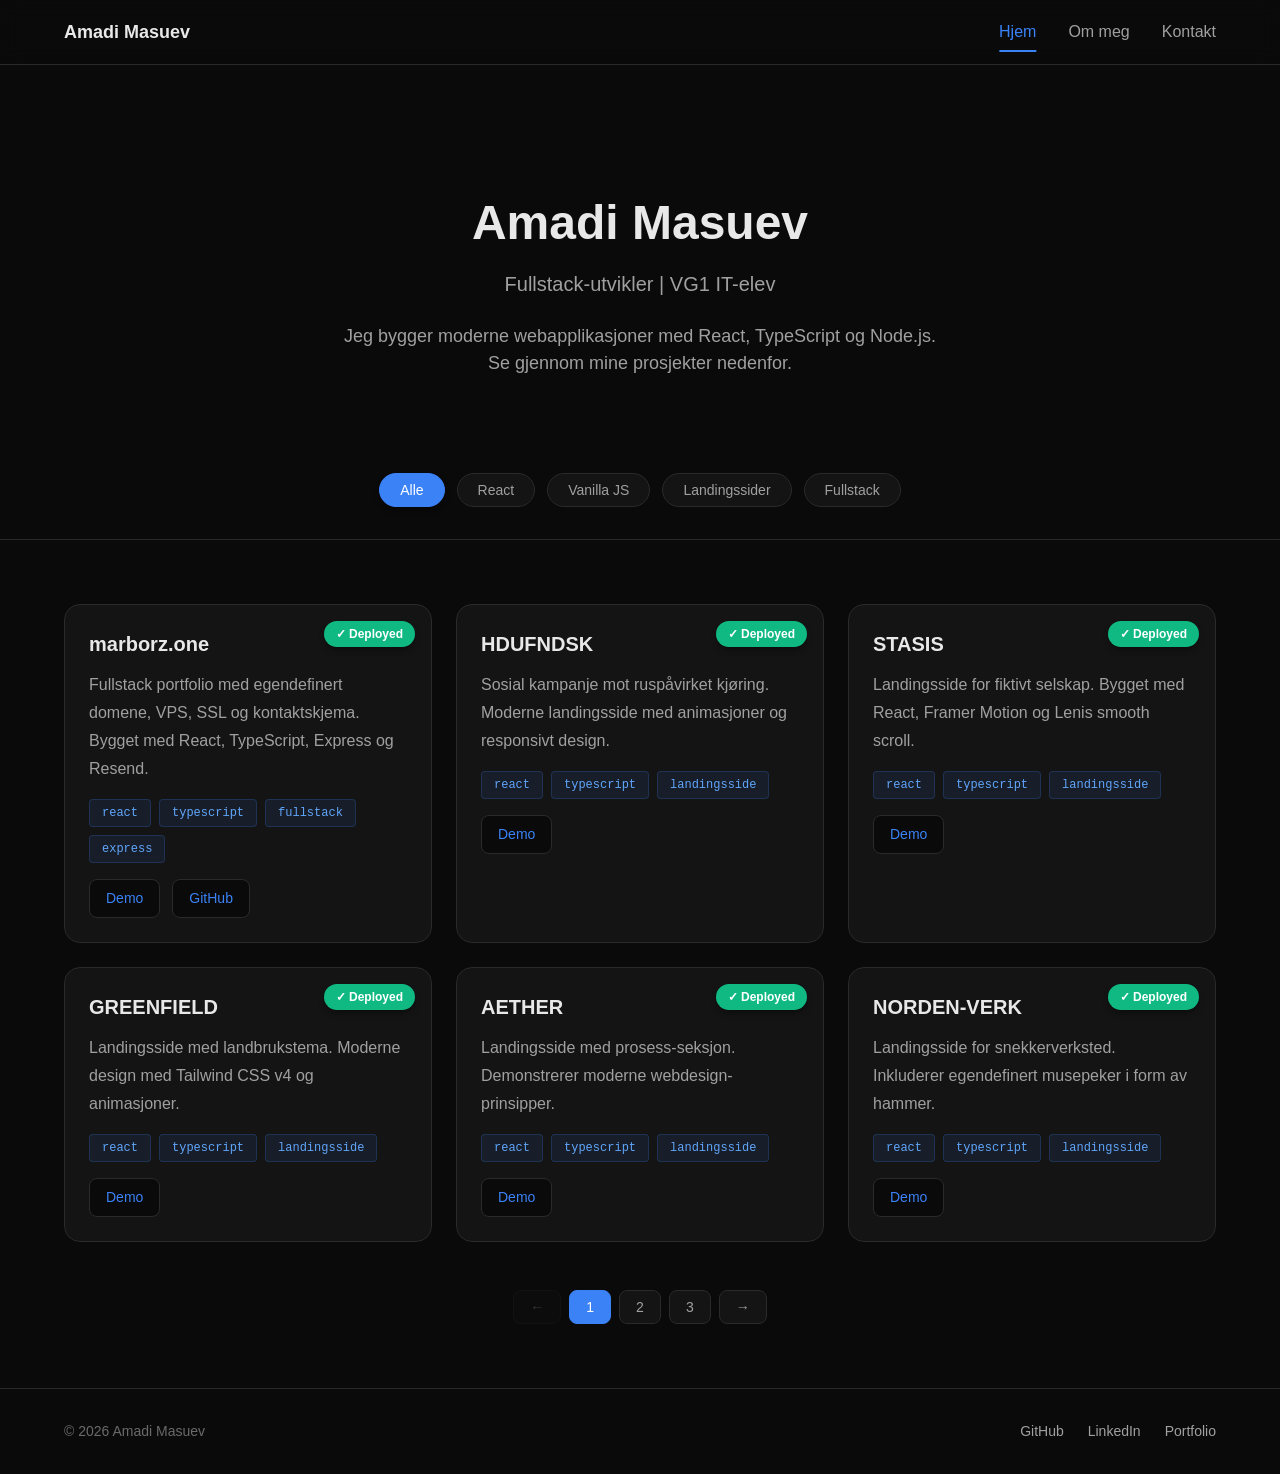
<file: index.html>
<!doctype html>
<html lang="no">
<head>
    <meta charset="UTF-8" />
    <meta name="viewport" content="width=device-width, initial-scale=1.0" />
    <meta name="description" content="Amadi Masuev - Fullstack-utvikler og VG1 IT-elev. Se mine prosjekter innen React, TypeScript, Vanilla JS og mer." />
    <title>Amadi Masuev - Fullstack-utvikler</title>
    <link rel="stylesheet" href="styles/index.css">
</head>
<body>
    <header>
        <div class="container">
            <div class="header-content">
                <a href="index.html" class="logo">Amadi Masuev</a>
                <button class="burger-btn" aria-label="Toggle menu">
                    <span></span>
                    <span></span>
                    <span></span>
                </button>
                <nav class="nav-menu">
                    <a href="index.html" class="nav-link active">Hjem</a>
                    <a href="about.html" class="nav-link">Om meg</a>
                    <a href="contact.html" class="nav-link">Kontakt</a>
                </nav>
            </div>
        </div>
    </header>

    <main>
        <section class="hero">
            <div class="container">
                <h1>Amadi Masuev</h1>
                <p class="hero-subtitle">Fullstack-utvikler | VG1 IT-elev</p>
                <p class="hero-description">
                    Jeg bygger moderne webapplikasjoner med React, TypeScript og Node.js.
                    Se gjennom mine prosjekter nedenfor.
                </p>
            </div>
        </section>

        <section class="filters-section">
            <div class="container">
                <div class="filters">
                    <button class="filter-btn active" data-filter="alle">Alle</button>
                    <button class="filter-btn" data-filter="react">React</button>
                    <button class="filter-btn" data-filter="vanilla">Vanilla JS</button>
                    <button class="filter-btn" data-filter="landingsside">Landingssider</button>
                    <button class="filter-btn" data-filter="fullstack">Fullstack</button>
                </div>
            </div>
        </section>

        <section class="projects-section">
            <div class="container">
                <div class="projects-grid">
                    <!-- Prosjekter genereres via JavaScript -->
                </div>
                <div class="pagination">
                    <!-- Paginering genereres via JavaScript -->
                </div>
            </div>
        </section>
    </main>

    <footer>
        <div class="container">
            <div class="footer-content">
                <p>&copy; 2026 Amadi Masuev</p>
                <div class="footer-links">
                    <a href="https://github.com/MARBORZ" target="_blank" rel="noopener noreferrer">GitHub</a>
                    <a href="https://www.linkedin.com/in/amadi-masuev-b8516b363/" target="_blank" rel="noopener noreferrer">LinkedIn</a>
                    <a href="https://marborz.one" target="_blank" rel="noopener noreferrer">Portfolio</a>
                </div>
            </div>
        </div>
    </footer>

    <script src="js/index.js" type="module"></script>
</body>
</html>
</file>
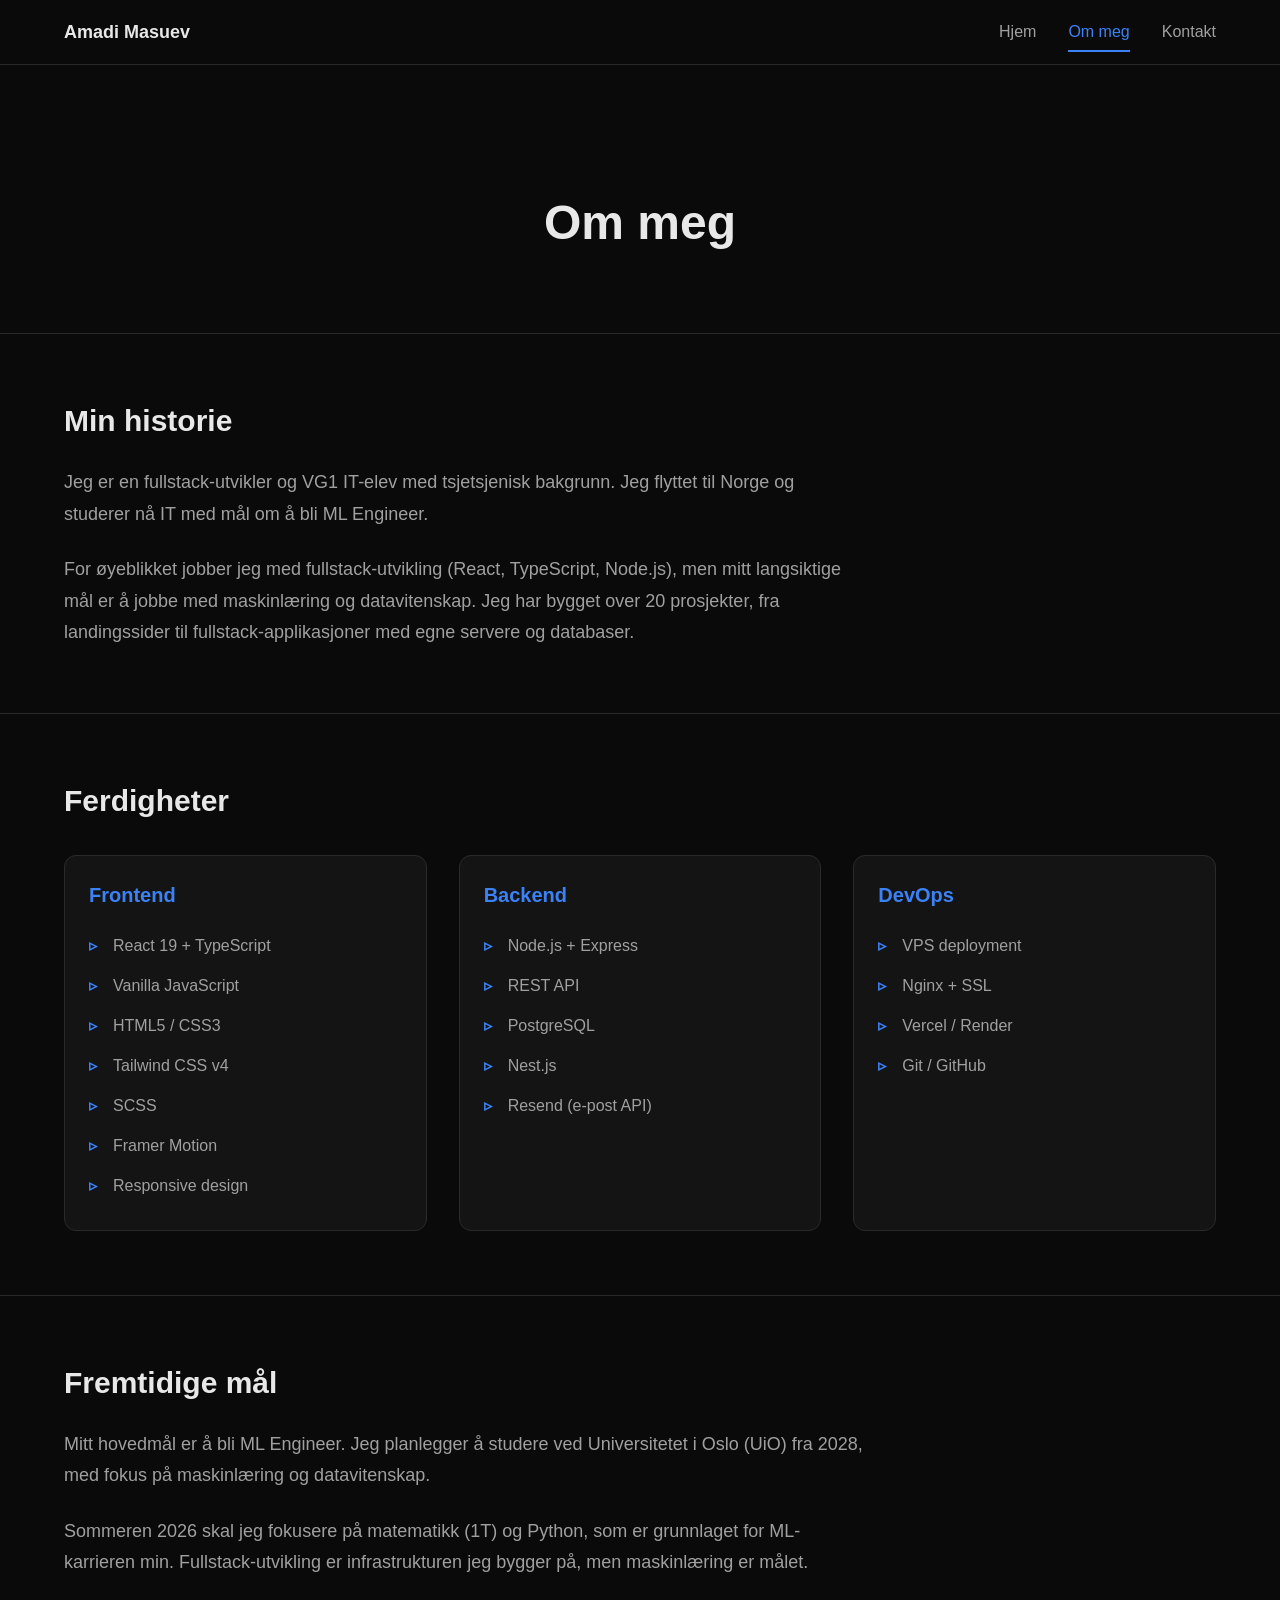
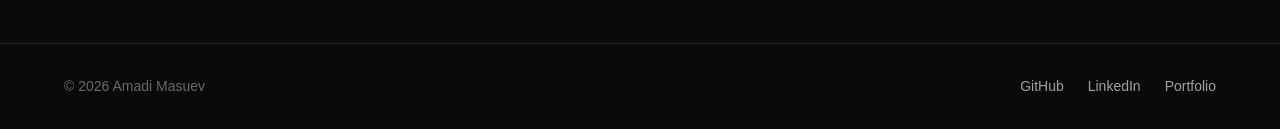
<file: about.html>
<!DOCTYPE html>
<html lang="no">
<head>
    <meta charset="UTF-8">
    <meta name="viewport" content="width=device-width, initial-scale=1.0">
    <meta name="description" content="Om Amadi Masuev - fullstack-utvikler med mål om å bli ML Engineer. Les om min bakgrunn, ferdigheter og fremtidige planer.">
    <title>Om meg - Amadi Masuev</title>
    <link rel="stylesheet" href="styles/about.css">
</head>
<body>
    <header>
        <div class="container">
            <div class="header-content">
                <a href="index.html" class="logo">Amadi Masuev</a>
                <button class="burger-btn" aria-label="Toggle menu">
                    <span></span>
                    <span></span>
                    <span></span>
                </button>
                <nav class="nav-menu">
                    <a href="index.html" class="nav-link">Hjem</a>
                    <a href="about.html" class="nav-link active">Om meg</a>
                    <a href="contact.html" class="nav-link">Kontakt</a>
                </nav>
            </div>
        </div>
    </header>

    <main>
        <section class="about-hero">
            <div class="container">
                <h1>Om meg</h1>
            </div>
        </section>

        <section class="about-story">
            <div class="container">
                <h2>Min historie</h2>
                <p>
                    Jeg er en fullstack-utvikler og VG1 IT-elev med tsjetsjenisk bakgrunn.
                    Jeg flyttet til Norge og studerer nå IT med mål om å bli ML Engineer.
                </p>
                <p>
                    For øyeblikket jobber jeg med fullstack-utvikling (React, TypeScript, Node.js),
                    men mitt langsiktige mål er å jobbe med maskinlæring og datavitenskap.
                    Jeg har bygget over 20 prosjekter, fra landingssider til fullstack-applikasjoner
                    med egne servere og databaser.
                </p>
            </div>
        </section>

        <section class="about-skills">
            <div class="container">
                <h2>Ferdigheter</h2>
                <div class="skills-grid">
                    <div class="skill-category">
                        <h3>Frontend</h3>
                        <ul>
                            <li>React 19 + TypeScript</li>
                            <li>Vanilla JavaScript</li>
                            <li>HTML5 / CSS3</li>
                            <li>Tailwind CSS v4</li>
                            <li>SCSS</li>
                            <li>Framer Motion</li>
                            <li>Responsive design</li>
                        </ul>
                    </div>
                    <div class="skill-category">
                        <h3>Backend</h3>
                        <ul>
                            <li>Node.js + Express</li>
                            <li>REST API</li>
                            <li>PostgreSQL</li>
                            <li>Nest.js</li>
                            <li>Resend (e-post API)</li>
                        </ul>
                    </div>
                    <div class="skill-category">
                        <h3>DevOps</h3>
                        <ul>
                            <li>VPS deployment</li>
                            <li>Nginx + SSL</li>
                            <li>Vercel / Render</li>
                            <li>Git / GitHub</li>
                        </ul>
                    </div>
                </div>
            </div>
        </section>

        <section class="about-goals">
            <div class="container">
                <h2>Fremtidige mål</h2>
                <p>
                    Mitt hovedmål er å bli ML Engineer. Jeg planlegger å studere ved
                    Universitetet i Oslo (UiO) fra 2028, med fokus på maskinlæring
                    og datavitenskap.
                </p>
                <p>
                    Sommeren 2026 skal jeg fokusere på matematikk (1T) og Python,
                    som er grunnlaget for ML-karrieren min. Fullstack-utvikling er
                    infrastrukturen jeg bygger på, men maskinlæring er målet.
                </p>
            </div>
        </section>
    </main>

    <footer>
        <div class="container">
            <div class="footer-content">
                <p>&copy; 2026 Amadi Masuev</p>
                <div class="footer-links">
                    <a href="https://github.com/MARBORZ" target="_blank" rel="noopener noreferrer">GitHub</a>
                    <a href="https://www.linkedin.com/in/amadi-masuev-b8516b363/" target="_blank" rel="noopener noreferrer">LinkedIn</a>
                    <a href="https://marborz.one" target="_blank" rel="noopener noreferrer">Portfolio</a>
                </div>
            </div>
        </div>
    </footer>

    <script src="js/index.js" type="module"></script>
</body>
</html>
</file>
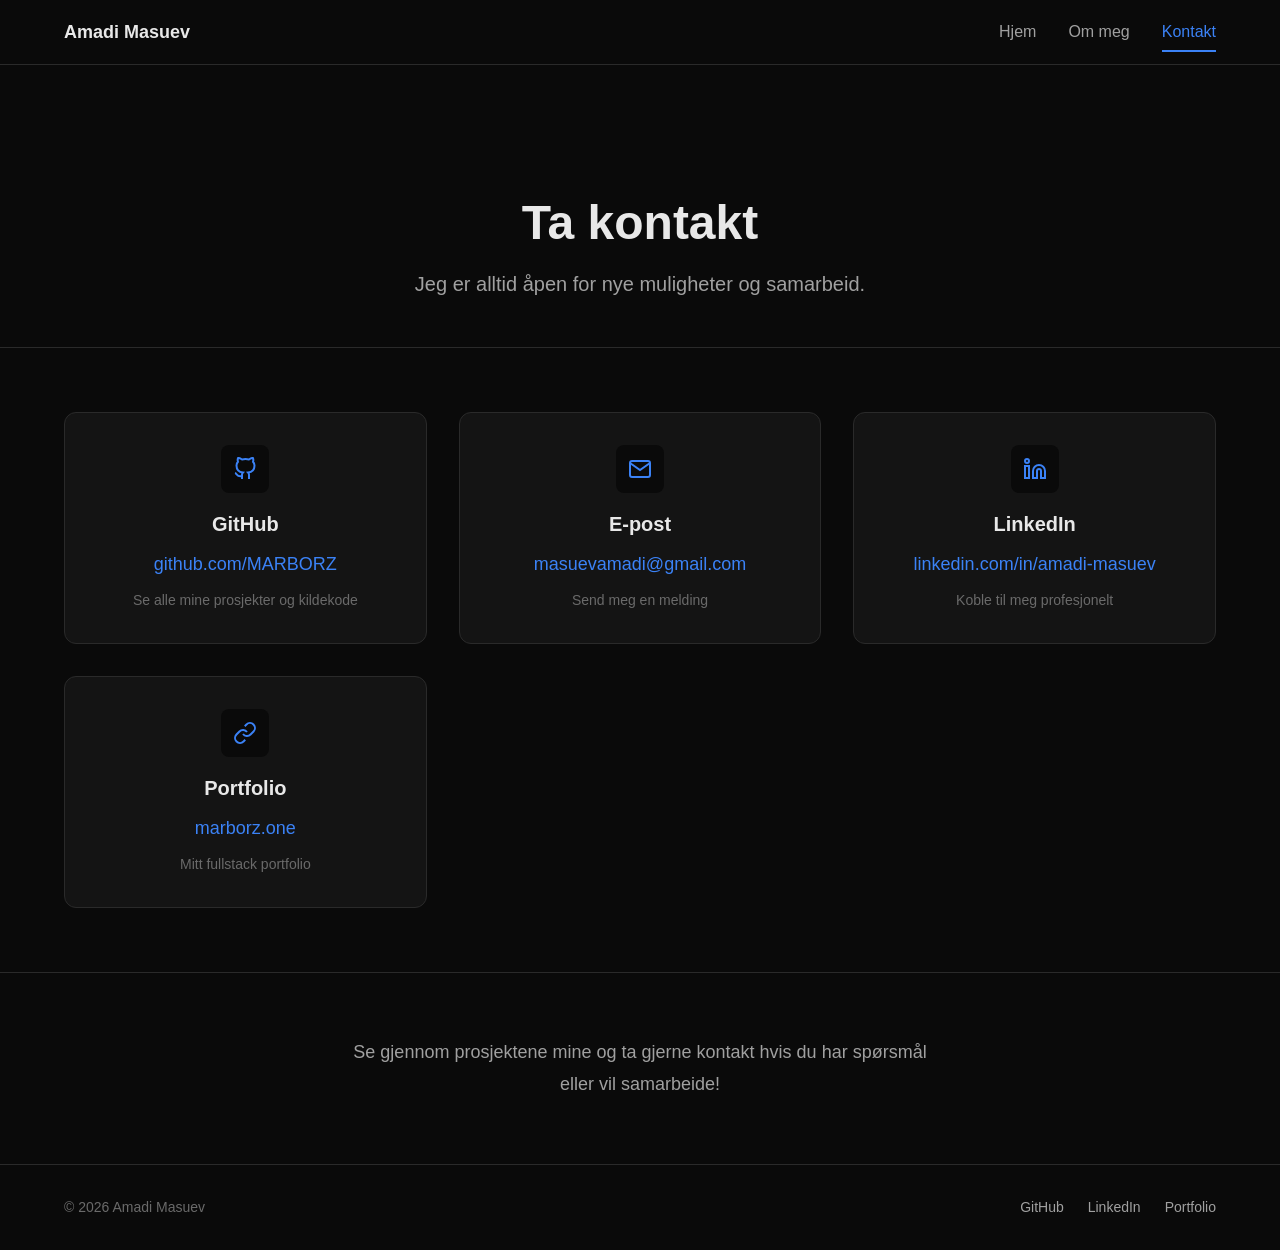
<file: contact.html>
<!doctype html>
<html lang="no">
  <head>
    <meta charset="UTF-8" />
    <meta name="viewport" content="width=device-width, initial-scale=1.0" />
    <meta
      name="description"
      content="Ta kontakt med Amadi Masuev. Finn meg på GitHub, e-post eller se mitt portfolio."
    />
    <title>Kontakt - Amadi Masuev</title>
    <link rel="stylesheet" href="styles/contact.css" />
  </head>
  <body>
    <header>
      <div class="container">
        <div class="header-content">
          <a href="index.html" class="logo">Amadi Masuev</a>
          <button class="burger-btn" aria-label="Toggle menu">
            <span></span>
            <span></span>
            <span></span>
          </button>
          <nav class="nav-menu">
            <a href="index.html" class="nav-link">Hjem</a>
            <a href="about.html" class="nav-link">Om meg</a>
            <a href="contact.html" class="nav-link active">Kontakt</a>
          </nav>
        </div>
      </div>
    </header>

    <main>
      <section class="contact-hero">
        <div class="container">
          <h1>Ta kontakt</h1>
          <p>Jeg er alltid åpen for nye muligheter og samarbeid.</p>
        </div>
      </section>

      <section class="contact-links">
        <div class="container">
          <div class="contact-grid">
            <div class="contact-card">
              <div class="contact-icon">
                <svg
                  width="24"
                  height="24"
                  viewBox="0 0 24 24"
                  fill="none"
                  stroke="currentColor"
                  stroke-width="2"
                >
                  <path
                    d="M9 19c-5 1.5-5-2.5-7-3m14 6v-3.87a3.37 3.37 0 0 0-.94-2.61c3.14-.35 6.44-1.54 6.44-7A5.44 5.44 0 0 0 20 4.77 5.07 5.07 0 0 0 19.91 1S18.73.65 16 2.48a13.38 13.38 0 0 0-7 0C6.27.65 5.09 1 5.09 1A5.07 5.07 0 0 0 5 4.77a5.44 5.44 0 0 0-1.5 3.78c0 5.42 3.3 6.61 6.44 7A3.37 3.37 0 0 0 9 18.13V22"
                  ></path>
                </svg>
              </div>
              <h3>GitHub</h3>
              <a
                href="https://github.com/MARBORZ"
                target="_blank"
                rel="noopener noreferrer"
              >
                github.com/MARBORZ
              </a>
              <p>Se alle mine prosjekter og kildekode</p>
            </div>

            <div class="contact-card">
              <div class="contact-icon">
                <svg
                  width="24"
                  height="24"
                  viewBox="0 0 24 24"
                  fill="none"
                  stroke="currentColor"
                  stroke-width="2"
                >
                  <path
                    d="M4 4h16c1.1 0 2 .9 2 2v12c0 1.1-.9 2-2 2H4c-1.1 0-2-.9-2-2V6c0-1.1.9-2 2-2z"
                  ></path>
                  <polyline points="22,6 12,13 2,6"></polyline>
                </svg>
              </div>
              <h3>E-post</h3>
              <a href="mailto:masuevamadi@gmail.com"> masuevamadi@gmail.com </a>
              <p>Send meg en melding</p>
            </div>

            <div class="contact-card">
              <div class="contact-icon">
                <svg
                  width="24"
                  height="24"
                  viewBox="0 0 24 24"
                  fill="none"
                  stroke="currentColor"
                  stroke-width="2"
                >
                  <path
                    d="M16 8a6 6 0 0 1 6 6v7h-4v-7a2 2 0 0 0-2-2 2 2 0 0 0-2 2v7h-4v-7a6 6 0 0 1 6-6z"
                  ></path>
                  <rect x="2" y="9" width="4" height="12"></rect>
                  <circle cx="4" cy="4" r="2"></circle>
                </svg>
              </div>
              <h3>LinkedIn</h3>
              <a
                href="https://www.linkedin.com/in/amadi-masuev-b8516b363/"
                target="_blank"
                rel="noopener noreferrer"
              >
                linkedin.com/in/amadi-masuev
              </a>
              <p>Koble til meg profesjonelt</p>
            </div>

            <div class="contact-card">
              <div class="contact-icon">
                <svg
                  width="24"
                  height="24"
                  viewBox="0 0 24 24"
                  fill="none"
                  stroke="currentColor"
                  stroke-width="2"
                >
                  <path
                    d="M10 13a5 5 0 0 0 7.54.54l3-3a5 5 0 0 0-7.07-7.07l-1.72 1.71"
                  ></path>
                  <path
                    d="M14 11a5 5 0 0 0-7.54-.54l-3 3a5 5 0 0 0 7.07 7.07l1.71-1.71"
                  ></path>
                </svg>
              </div>
              <h3>Portfolio</h3>
              <a
                href="https://marborz.one"
                target="_blank"
                rel="noopener noreferrer"
              >
                marborz.one
              </a>
              <p>Mitt fullstack portfolio</p>
            </div>
          </div>
        </div>
      </section>

      <section class="contact-cta">
        <div class="container">
          <p>
            Se gjennom prosjektene mine og ta gjerne kontakt hvis du har
            spørsmål eller vil samarbeide!
          </p>
        </div>
      </section>
    </main>

    <footer>
      <div class="container">
        <div class="footer-content">
          <p>&copy; 2026 Amadi Masuev</p>
          <div class="footer-links">
            <a
              href="https://github.com/MARBORZ"
              target="_blank"
              rel="noopener noreferrer"
              >GitHub</a
            >
            <a
              href="https://www.linkedin.com/in/amadi-masuev-b8516b363/"
              target="_blank"
              rel="noopener noreferrer"
              >LinkedIn</a
            >
            <a
              href="https://marborz.one"
              target="_blank"
              rel="noopener noreferrer"
              >Portfolio</a
            >
          </div>
        </div>
      </div>
    </footer>

    <script src="js/index.js" type="module"></script>
  </body>
</html>
</file>
<file: styles/index.css>
@import "./normalize.css";
@import "./tokens.css";

* {
    box-sizing: border-box;
    margin: 0;
    padding: 0;
}

body {
    font-family: var(--font-sans);
    background-color: var(--color-bg);
    color: var(--color-text-primary);
    line-height: var(--line-height-normal);
    min-height: 100vh;
    display: flex;
    flex-direction: column;
    position: relative;
    overflow-x: hidden;
}

.container {
    max-width: var(--container-max-width);
    margin: 0 auto;
    padding: 0 var(--space-6);
    position: relative;
    z-index: 1;
}

header {
    position: sticky;
    top: 0;
    background-color: rgba(10, 10, 10, 0.8);
    border-bottom: 1px solid var(--color-border);
    z-index: var(--z-sticky);
    transition: all var(--transition-base);
    backdrop-filter: blur(10px);
}

header.sticky {
    box-shadow: var(--shadow-lg);
    background-color: rgba(10, 10, 10, 0.95);
}

.header-content {
    display: flex;
    justify-content: space-between;
    align-items: center;
    height: var(--header-height);
}

.logo {
    font-size: var(--font-size-lg);
    font-weight: var(--font-weight-bold);
    color: var(--color-text-primary);
    text-decoration: none;
    transition: all var(--transition-base);
    position: relative;
}

.logo::after {
    content: '';
    position: absolute;
    bottom: -4px;
    left: 0;
    width: 0;
    height: 2px;
    background: var(--color-accent);
    transition: width var(--transition-base);
}

.logo:hover::after {
    width: 100%;
}

nav {
    display: flex;
    gap: var(--space-8);
}

.burger-btn {
    display: none;
    position: relative;
    background: none;
    border: none;
    cursor: pointer;
    padding: var(--space-2);
    z-index: calc(var(--z-sticky) + 1);
    width: 40px;
    height: 40px;
}

.burger-btn span {
    position: absolute;
    left: 8px;
    width: 24px;
    height: 2px;
    background-color: var(--color-text-primary);
    transition: all var(--transition-base);
    border-radius: 2px;
}

.burger-btn span:nth-child(1) {
    top: 13px;
}

.burger-btn span:nth-child(2) {
    top: 19px;
}

.burger-btn span:nth-child(3) {
    top: 25px;
}

.burger-btn.active span:nth-child(1) {
    top: 19px;
    transform: rotate(45deg);
}

.burger-btn.active span:nth-child(2) {
    opacity: 0;
}

.burger-btn.active span:nth-child(3) {
    top: 19px;
    transform: rotate(-45deg);
}

.nav-link {
    color: var(--color-text-secondary);
    text-decoration: none;
    font-size: var(--font-size-base);
    font-weight: var(--font-weight-medium);
    transition: all var(--transition-base);
    position: relative;
}

.nav-link::before {
    content: '';
    position: absolute;
    bottom: -8px;
    left: 50%;
    transform: translateX(-50%) scaleX(0);
    width: 100%;
    height: 2px;
    background: var(--color-accent);
    transition: transform var(--transition-base);
}

.nav-link:hover {
    color: var(--color-text-primary);
}

.nav-link:hover::before {
    transform: translateX(-50%) scaleX(1);
}

.nav-link.active {
    color: var(--color-accent);
}

.nav-link.active::before {
    transform: translateX(-50%) scaleX(1);
}

main {
    flex: 1;
    position: relative;
    z-index: 1;
}

.hero {
    padding: var(--space-24) 0 var(--space-16);
    text-align: center;
    position: relative;
}

.hero h1 {
    font-size: var(--font-size-5xl);
    font-weight: var(--font-weight-bold);
    margin-bottom: var(--space-4);
    line-height: var(--line-height-tight);
    color: var(--color-text-primary);
    animation: fadeInUp 0.8s ease-out;
}

@keyframes fadeInUp {
    from {
        opacity: 0;
        transform: translateY(30px);
    }
    to {
        opacity: 1;
        transform: translateY(0);
    }
}

.hero-subtitle {
    font-size: var(--font-size-xl);
    color: var(--color-text-secondary);
    margin-bottom: var(--space-6);
    animation: fadeInUp 0.8s ease-out 0.2s both;
}

.hero-description {
    font-size: var(--font-size-lg);
    color: var(--color-text-secondary);
    max-width: 600px;
    margin: 0 auto;
    animation: fadeInUp 0.8s ease-out 0.4s both;
}

.filters-section {
    padding: var(--space-8) 0;
    border-bottom: 1px solid var(--color-border);
}

.filters {
    display: flex;
    gap: var(--space-3);
    flex-wrap: wrap;
    justify-content: center;
}

.filter-btn {
    padding: var(--space-2) var(--space-5);
    background-color: var(--color-surface);
    color: var(--color-text-secondary);
    border: 1px solid var(--color-border);
    border-radius: var(--radius-full);
    font-size: var(--font-size-sm);
    font-weight: var(--font-weight-medium);
    cursor: pointer;
    transition: all var(--transition-base);
    font-family: var(--font-sans);
}

.filter-btn:hover {
    color: var(--color-text-primary);
    border-color: var(--color-accent);
    background-color: var(--color-surface-hover);
    transform: translateY(-2px);
}

.filter-btn.active {
    background: var(--color-accent);
    color: white;
    border-color: var(--color-accent);
    box-shadow: var(--shadow-md);
}

.projects-section {
    padding: var(--space-16) 0;
}

.projects-grid {
    display: grid;
    grid-template-columns: repeat(auto-fill, minmax(320px, 1fr));
    gap: var(--space-6);
    margin-bottom: var(--space-12);
}

.project-card {
    background: var(--color-surface);
    border: 1px solid var(--color-border);
    border-radius: var(--radius-xl);
    padding: var(--space-6);
    transition: all var(--transition-slow);
    opacity: 0;
    transform: translateY(30px) scale(0.95);
    position: relative;
    overflow: hidden;
}

.project-card::before {
    content: '';
    position: absolute;
    top: 0;
    left: 0;
    right: 0;
    height: 3px;
    background: var(--color-accent);
    transform: scaleX(0);
    transform-origin: left;
    transition: transform var(--transition-slow);
}

.project-card:hover::before {
    transform: scaleX(1);
}

.project-card.visible {
    opacity: 1;
    transform: translateY(0) scale(1);
}

.project-card:hover {
    border-color: var(--color-accent);
    box-shadow: var(--shadow-lg);
    transform: translateY(-8px) scale(1.02);
}

.project-card h3 {
    font-size: var(--font-size-xl);
    font-weight: var(--font-weight-semibold);
    margin-bottom: var(--space-3);
    color: var(--color-text-primary);
    transition: color var(--transition-base);
}

.project-card:hover h3 {
    color: var(--color-accent);
}

.project-card p {
    font-size: var(--font-size-base);
    color: var(--color-text-secondary);
    margin-bottom: var(--space-4);
    line-height: var(--line-height-relaxed);
}

.project-tags {
    display: flex;
    gap: var(--space-2);
    flex-wrap: wrap;
    margin-bottom: var(--space-4);
}

.tag {
    padding: var(--space-1) var(--space-3);
    background-color: rgba(59, 130, 246, 0.1);
    color: var(--color-accent-light);
    border-radius: var(--radius-sm);
    font-size: var(--font-size-xs);
    font-weight: var(--font-weight-medium);
    font-family: var(--font-mono);
    border: 1px solid rgba(59, 130, 246, 0.2);
    transition: all var(--transition-base);
}

.project-card:hover .tag {
    background-color: rgba(59, 130, 246, 0.2);
    border-color: rgba(59, 130, 246, 0.4);
    transform: translateY(-2px);
}

.project-links {
    display: flex;
    gap: var(--space-3);
}

.project-links a {
    padding: var(--space-2) var(--space-4);
    background: var(--color-bg);
    color: var(--color-accent);
    text-decoration: none;
    border-radius: var(--radius-md);
    font-size: var(--font-size-sm);
    font-weight: var(--font-weight-medium);
    transition: all var(--transition-base);
    border: 1px solid var(--color-border);
}

.project-links a:hover {
    background: var(--color-accent);
    color: white;
    border-color: var(--color-accent);
    transform: translateY(-2px) scale(1.05);
}

.project-card[data-status="deployed"]::after {
    content: '✓ Deployed';
    position: absolute;
    top: var(--space-4);
    right: var(--space-4);
    padding: var(--space-1) var(--space-3);
    background: var(--color-success);
    color: white;
    border-radius: var(--radius-full);
    font-size: var(--font-size-xs);
    font-weight: var(--font-weight-semibold);
    box-shadow: var(--shadow-md);
}

.project-card[data-status="experiment"]::after {
    content: '⚗ Experiment';
    position: absolute;
    top: var(--space-4);
    right: var(--space-4);
    padding: var(--space-1) var(--space-3);
    background: var(--color-warning);
    color: white;
    border-radius: var(--radius-full);
    font-size: var(--font-size-xs);
    font-weight: var(--font-weight-semibold);
    box-shadow: var(--shadow-md);
}

.pagination {
    display: flex;
    justify-content: center;
    align-items: center;
    gap: var(--space-2);
}

.pagination button {
    padding: var(--space-2) var(--space-4);
    background-color: var(--color-surface);
    color: var(--color-text-secondary);
    border: 1px solid var(--color-border);
    border-radius: var(--radius-md);
    font-size: var(--font-size-sm);
    font-weight: var(--font-weight-medium);
    cursor: pointer;
    transition: all var(--transition-base);
    font-family: var(--font-sans);
    min-width: 40px;
}

.pagination button:hover:not(:disabled) {
    background: var(--color-accent);
    color: white;
    border-color: var(--color-accent);
    transform: translateY(-2px) scale(1.05);
}

.pagination button.active {
    background: var(--color-accent);
    color: white;
    border-color: var(--color-accent);
}

.pagination button:disabled {
    opacity: 0.3;
    cursor: not-allowed;
}

footer {
    border-top: 1px solid var(--color-border);
    padding: var(--space-8) 0;
    margin-top: auto;
    position: relative;
    z-index: 1;
}

.footer-content {
    display: flex;
    justify-content: space-between;
    align-items: center;
}

.footer-content p {
    color: var(--color-text-tertiary);
    font-size: var(--font-size-sm);
}

.footer-links {
    display: flex;
    gap: var(--space-6);
}

.footer-links a {
    color: var(--color-text-secondary);
    text-decoration: none;
    font-size: var(--font-size-sm);
    transition: all var(--transition-base);
    position: relative;
}

.footer-links a::after {
    content: '';
    position: absolute;
    bottom: -4px;
    left: 0;
    width: 0;
    height: 1px;
    background: var(--color-accent);
    transition: width var(--transition-base);
}

.footer-links a:hover::after {
    width: 100%;
}

.footer-links a:hover {
    color: var(--color-accent);
}

@media (max-width: 768px) {
    .burger-btn {
        display: flex;
    }

    .nav-menu {
        position: fixed;
        top: var(--header-height);
        right: -100%;
        width: 100%;
        max-width: 300px;
        height: calc(100vh - var(--header-height));
        background-color: rgba(20, 20, 20, 0.98);
        backdrop-filter: blur(10px);
        border-left: 1px solid var(--color-border);
        flex-direction: column;
        padding: var(--space-8);
        gap: var(--space-6);
        transition: right var(--transition-slow);
        z-index: var(--z-sticky);
    }

    .nav-menu.active {
        right: 0;
    }

    .nav-link::before {
        display: none;
    }

    .hero h1 {
        font-size: var(--font-size-4xl);
    }

    .hero-subtitle {
        font-size: var(--font-size-lg);
    }

    .hero-description {
        font-size: var(--font-size-base);
    }

    .projects-grid {
        grid-template-columns: 1fr;
    }

    .footer-content {
        flex-direction: column;
        gap: var(--space-4);
        text-align: center;
    }
}

@media (max-width: 480px) {
    .hero h1 {
        font-size: var(--font-size-3xl);
    }

    .filters {
        gap: var(--space-2);
    }

    .filter-btn {
        padding: var(--space-2) var(--space-3);
        font-size: var(--font-size-xs);
    }
}
</file>
<file: styles/about.css>
@import "./normalize.css";
@import "./tokens.css";

* {
    box-sizing: border-box;
    margin: 0;
    padding: 0;
}

body {
    font-family: var(--font-sans);
    background-color: var(--color-bg);
    color: var(--color-text-primary);
    line-height: var(--line-height-normal);
    min-height: 100vh;
    display: flex;
    flex-direction: column;
}

.container {
    max-width: var(--container-max-width);
    margin: 0 auto;
    padding: 0 var(--space-6);
}

/* Header */
header {
    position: sticky;
    top: 0;
    background-color: var(--color-bg);
    border-bottom: 1px solid var(--color-border);
    z-index: var(--z-sticky);
    transition: all var(--transition-base);
}

header.sticky {
    box-shadow: var(--shadow-md);
    backdrop-filter: blur(10px);
    background-color: rgba(10, 10, 10, 0.9);
}

.header-content {
    display: flex;
    justify-content: space-between;
    align-items: center;
    height: var(--header-height);
}

.logo {
    font-size: var(--font-size-lg);
    font-weight: var(--font-weight-semibold);
    color: var(--color-text-primary);
    text-decoration: none;
    transition: color var(--transition-fast);
}

.logo:hover {
    color: var(--color-accent);
}

nav {
    display: flex;
    gap: var(--space-8);
}

.burger-btn {
    display: none;
    position: relative;
    background: none;
    border: none;
    cursor: pointer;
    padding: var(--space-2);
    z-index: calc(var(--z-sticky) + 1);
    width: 40px;
    height: 40px;
}

.burger-btn span {
    position: absolute;
    left: 8px;
    width: 24px;
    height: 2px;
    background-color: var(--color-text-primary);
    transition: all var(--transition-base);
    border-radius: 2px;
}

.burger-btn span:nth-child(1) {
    top: 13px;
}

.burger-btn span:nth-child(2) {
    top: 19px;
}

.burger-btn span:nth-child(3) {
    top: 25px;
}

.burger-btn.active span:nth-child(1) {
    top: 19px;
    transform: rotate(45deg);
}

.burger-btn.active span:nth-child(2) {
    opacity: 0;
}

.burger-btn.active span:nth-child(3) {
    top: 19px;
    transform: rotate(-45deg);
}

.nav-link {
    color: var(--color-text-secondary);
    text-decoration: none;
    font-size: var(--font-size-base);
    font-weight: var(--font-weight-medium);
    transition: color var(--transition-fast);
    position: relative;
}

.nav-link:hover {
    color: var(--color-text-primary);
}

.nav-link.active {
    color: var(--color-accent);
}

.nav-link.active::after {
    content: '';
    position: absolute;
    bottom: -8px;
    left: 0;
    right: 0;
    height: 2px;
    background-color: var(--color-accent);
}

/* Main */
main {
    flex: 1;
}

/* About Hero */
.about-hero {
    padding: var(--space-24) 0 var(--space-12);
    text-align: center;
    border-bottom: 1px solid var(--color-border);
}

.about-hero h1 {
    font-size: var(--font-size-5xl);
    font-weight: var(--font-weight-bold);
    line-height: var(--line-height-tight);
}

/* About Story */
.about-story {
    padding: var(--space-16) 0;
    border-bottom: 1px solid var(--color-border);
}

.about-story h2 {
    font-size: var(--font-size-3xl);
    font-weight: var(--font-weight-semibold);
    margin-bottom: var(--space-6);
    color: var(--color-text-primary);
}

.about-story p {
    font-size: var(--font-size-lg);
    color: var(--color-text-secondary);
    line-height: var(--line-height-relaxed);
    margin-bottom: var(--space-6);
    max-width: 800px;
}

.about-story p:last-child {
    margin-bottom: 0;
}

/* About Skills */
.about-skills {
    padding: var(--space-16) 0;
    border-bottom: 1px solid var(--color-border);
}

.about-skills h2 {
    font-size: var(--font-size-3xl);
    font-weight: var(--font-weight-semibold);
    margin-bottom: var(--space-8);
    color: var(--color-text-primary);
}

.skills-grid {
    display: grid;
    grid-template-columns: repeat(auto-fit, minmax(280px, 1fr));
    gap: var(--space-8);
}

.skill-category {
    background-color: var(--color-surface);
    border: 1px solid var(--color-border);
    border-radius: var(--radius-lg);
    padding: var(--space-6);
    transition: all var(--transition-base);
}

.skill-category:hover {
    border-color: var(--color-accent);
    box-shadow: var(--shadow-md);
}

.skill-category h3 {
    font-size: var(--font-size-xl);
    font-weight: var(--font-weight-semibold);
    margin-bottom: var(--space-4);
    color: var(--color-accent);
}

.skill-category ul {
    list-style: none;
}

.skill-category li {
    font-size: var(--font-size-base);
    color: var(--color-text-secondary);
    padding: var(--space-2) 0;
    padding-left: var(--space-6);
    position: relative;
}

.skill-category li::before {
    content: '▹';
    position: absolute;
    left: 0;
    color: var(--color-accent);
    font-weight: var(--font-weight-bold);
}

/* About Goals */
.about-goals {
    padding: var(--space-16) 0;
}

.about-goals h2 {
    font-size: var(--font-size-3xl);
    font-weight: var(--font-weight-semibold);
    margin-bottom: var(--space-6);
    color: var(--color-text-primary);
}

.about-goals p {
    font-size: var(--font-size-lg);
    color: var(--color-text-secondary);
    line-height: var(--line-height-relaxed);
    margin-bottom: var(--space-6);
    max-width: 800px;
}

.about-goals p:last-child {
    margin-bottom: 0;
}

/* Footer */
footer {
    border-top: 1px solid var(--color-border);
    padding: var(--space-8) 0;
    margin-top: auto;
}

.footer-content {
    display: flex;
    justify-content: space-between;
    align-items: center;
}

.footer-content p {
    color: var(--color-text-tertiary);
    font-size: var(--font-size-sm);
}

.footer-links {
    display: flex;
    gap: var(--space-6);
}

.footer-links a {
    color: var(--color-text-secondary);
    text-decoration: none;
    font-size: var(--font-size-sm);
    transition: color var(--transition-fast);
}

.footer-links a:hover {
    color: var(--color-accent);
}

/* Responsive */
@media (max-width: 768px) {
    .burger-btn {
        display: flex;
    }

    .nav-menu {
        position: fixed;
        top: var(--header-height);
        right: -100%;
        width: 100%;
        max-width: 300px;
        height: calc(100vh - var(--header-height));
        background-color: var(--color-surface);
        border-left: 1px solid var(--color-border);
        flex-direction: column;
        padding: var(--space-8);
        gap: var(--space-6);
        transition: right var(--transition-base);
        z-index: var(--z-sticky);
    }

    .nav-menu.active {
        right: 0;
    }

    .nav-link::after {
        display: none;
    }

    .about-hero h1 {
        font-size: var(--font-size-4xl);
    }

    .about-story h2,
    .about-skills h2,
    .about-goals h2 {
        font-size: var(--font-size-2xl);
    }

    .about-story p,
    .about-goals p {
        font-size: var(--font-size-base);
    }

    .skills-grid {
        grid-template-columns: 1fr;
    }

    .footer-content {
        flex-direction: column;
        gap: var(--space-4);
        text-align: center;
    }
}

@media (max-width: 480px) {
    .about-hero h1 {
        font-size: var(--font-size-3xl);
    }

    .about-story h2,
    .about-skills h2,
    .about-goals h2 {
        font-size: var(--font-size-xl);
    }
}
</file>
<file: styles/contact.css>
@import "./normalize.css";
@import "./tokens.css";

* {
    box-sizing: border-box;
    margin: 0;
    padding: 0;
}

body {
    font-family: var(--font-sans);
    background-color: var(--color-bg);
    color: var(--color-text-primary);
    line-height: var(--line-height-normal);
    min-height: 100vh;
    display: flex;
    flex-direction: column;
}

.container {
    max-width: var(--container-max-width);
    margin: 0 auto;
    padding: 0 var(--space-6);
}

/* Header */
header {
    position: sticky;
    top: 0;
    background-color: var(--color-bg);
    border-bottom: 1px solid var(--color-border);
    z-index: var(--z-sticky);
    transition: all var(--transition-base);
}

header.sticky {
    box-shadow: var(--shadow-md);
    backdrop-filter: blur(10px);
    background-color: rgba(10, 10, 10, 0.9);
}

.header-content {
    display: flex;
    justify-content: space-between;
    align-items: center;
    height: var(--header-height);
}

.logo {
    font-size: var(--font-size-lg);
    font-weight: var(--font-weight-semibold);
    color: var(--color-text-primary);
    text-decoration: none;
    transition: color var(--transition-fast);
}

.logo:hover {
    color: var(--color-accent);
}

nav {
    display: flex;
    gap: var(--space-8);
}

.burger-btn {
    display: none;
    position: relative;
    background: none;
    border: none;
    cursor: pointer;
    padding: var(--space-2);
    z-index: calc(var(--z-sticky) + 1);
    width: 40px;
    height: 40px;
}

.burger-btn span {
    position: absolute;
    left: 8px;
    width: 24px;
    height: 2px;
    background-color: var(--color-text-primary);
    transition: all var(--transition-base);
    border-radius: 2px;
}

.burger-btn span:nth-child(1) {
    top: 13px;
}

.burger-btn span:nth-child(2) {
    top: 19px;
}

.burger-btn span:nth-child(3) {
    top: 25px;
}

.burger-btn.active span:nth-child(1) {
    top: 19px;
    transform: rotate(45deg);
}

.burger-btn.active span:nth-child(2) {
    opacity: 0;
}

.burger-btn.active span:nth-child(3) {
    top: 19px;
    transform: rotate(-45deg);
}

.nav-link {
    color: var(--color-text-secondary);
    text-decoration: none;
    font-size: var(--font-size-base);
    font-weight: var(--font-weight-medium);
    transition: color var(--transition-fast);
    position: relative;
}

.nav-link:hover {
    color: var(--color-text-primary);
}

.nav-link.active {
    color: var(--color-accent);
}

.nav-link.active::after {
    content: '';
    position: absolute;
    bottom: -8px;
    left: 0;
    right: 0;
    height: 2px;
    background-color: var(--color-accent);
}

/* Main */
main {
    flex: 1;
}

/* Contact Hero */
.contact-hero {
    padding: var(--space-24) 0 var(--space-12);
    text-align: center;
    border-bottom: 1px solid var(--color-border);
}

.contact-hero h1 {
    font-size: var(--font-size-5xl);
    font-weight: var(--font-weight-bold);
    margin-bottom: var(--space-4);
    line-height: var(--line-height-tight);
}

.contact-hero p {
    font-size: var(--font-size-xl);
    color: var(--color-text-secondary);
}

/* Contact Links */
.contact-links {
    padding: var(--space-16) 0;
}

.contact-grid {
    display: grid;
    grid-template-columns: repeat(auto-fit, minmax(300px, 1fr));
    gap: var(--space-8);
}

.contact-card {
    background-color: var(--color-surface);
    border: 1px solid var(--color-border);
    border-radius: var(--radius-lg);
    padding: var(--space-8);
    text-align: center;
    transition: all var(--transition-base);
}

.contact-card:hover {
    border-color: var(--color-accent);
    box-shadow: var(--shadow-lg);
    transform: translateY(-4px);
}

.contact-icon {
    width: 48px;
    height: 48px;
    margin: 0 auto var(--space-4);
    display: flex;
    align-items: center;
    justify-content: center;
    background-color: var(--color-bg);
    border-radius: var(--radius-md);
    color: var(--color-accent);
}

.contact-card h3 {
    font-size: var(--font-size-xl);
    font-weight: var(--font-weight-semibold);
    margin-bottom: var(--space-3);
    color: var(--color-text-primary);
}

.contact-card a {
    display: inline-block;
    font-size: var(--font-size-lg);
    color: var(--color-accent);
    text-decoration: none;
    margin-bottom: var(--space-3);
    transition: color var(--transition-fast);
    word-break: break-all;
}

.contact-card a:hover {
    color: var(--color-accent-hover);
    text-decoration: underline;
}

.contact-card p {
    font-size: var(--font-size-sm);
    color: var(--color-text-tertiary);
}

/* Contact CTA */
.contact-cta {
    padding: var(--space-16) 0;
    text-align: center;
    border-top: 1px solid var(--color-border);
}

.contact-cta p {
    font-size: var(--font-size-lg);
    color: var(--color-text-secondary);
    max-width: 600px;
    margin: 0 auto;
    line-height: var(--line-height-relaxed);
}

/* Footer */
footer {
    border-top: 1px solid var(--color-border);
    padding: var(--space-8) 0;
    margin-top: auto;
}

.footer-content {
    display: flex;
    justify-content: space-between;
    align-items: center;
}

.footer-content p {
    color: var(--color-text-tertiary);
    font-size: var(--font-size-sm);
}

.footer-links {
    display: flex;
    gap: var(--space-6);
}

.footer-links a {
    color: var(--color-text-secondary);
    text-decoration: none;
    font-size: var(--font-size-sm);
    transition: color var(--transition-fast);
}

.footer-links a:hover {
    color: var(--color-accent);
}

/* Responsive */
@media (max-width: 768px) {
    .burger-btn {
        display: flex;
    }

    .nav-menu {
        position: fixed;
        top: var(--header-height);
        right: -100%;
        width: 100%;
        max-width: 300px;
        height: calc(100vh - var(--header-height));
        background-color: var(--color-surface);
        border-left: 1px solid var(--color-border);
        flex-direction: column;
        padding: var(--space-8);
        gap: var(--space-6);
        transition: right var(--transition-base);
        z-index: var(--z-sticky);
    }

    .nav-menu.active {
        right: 0;
    }

    .nav-link::after {
        display: none;
    }

    .contact-hero h1 {
        font-size: var(--font-size-4xl);
    }

    .contact-hero p {
        font-size: var(--font-size-lg);
    }

    .contact-cta p {
        font-size: var(--font-size-base);
    }

    .contact-grid {
        grid-template-columns: 1fr;
    }

    .footer-content {
        flex-direction: column;
        gap: var(--space-4);
        text-align: center;
    }
}

@media (max-width: 480px) {
    .contact-hero h1 {
        font-size: var(--font-size-3xl);
    }

    .contact-hero p {
        font-size: var(--font-size-base);
    }
}
</file>
